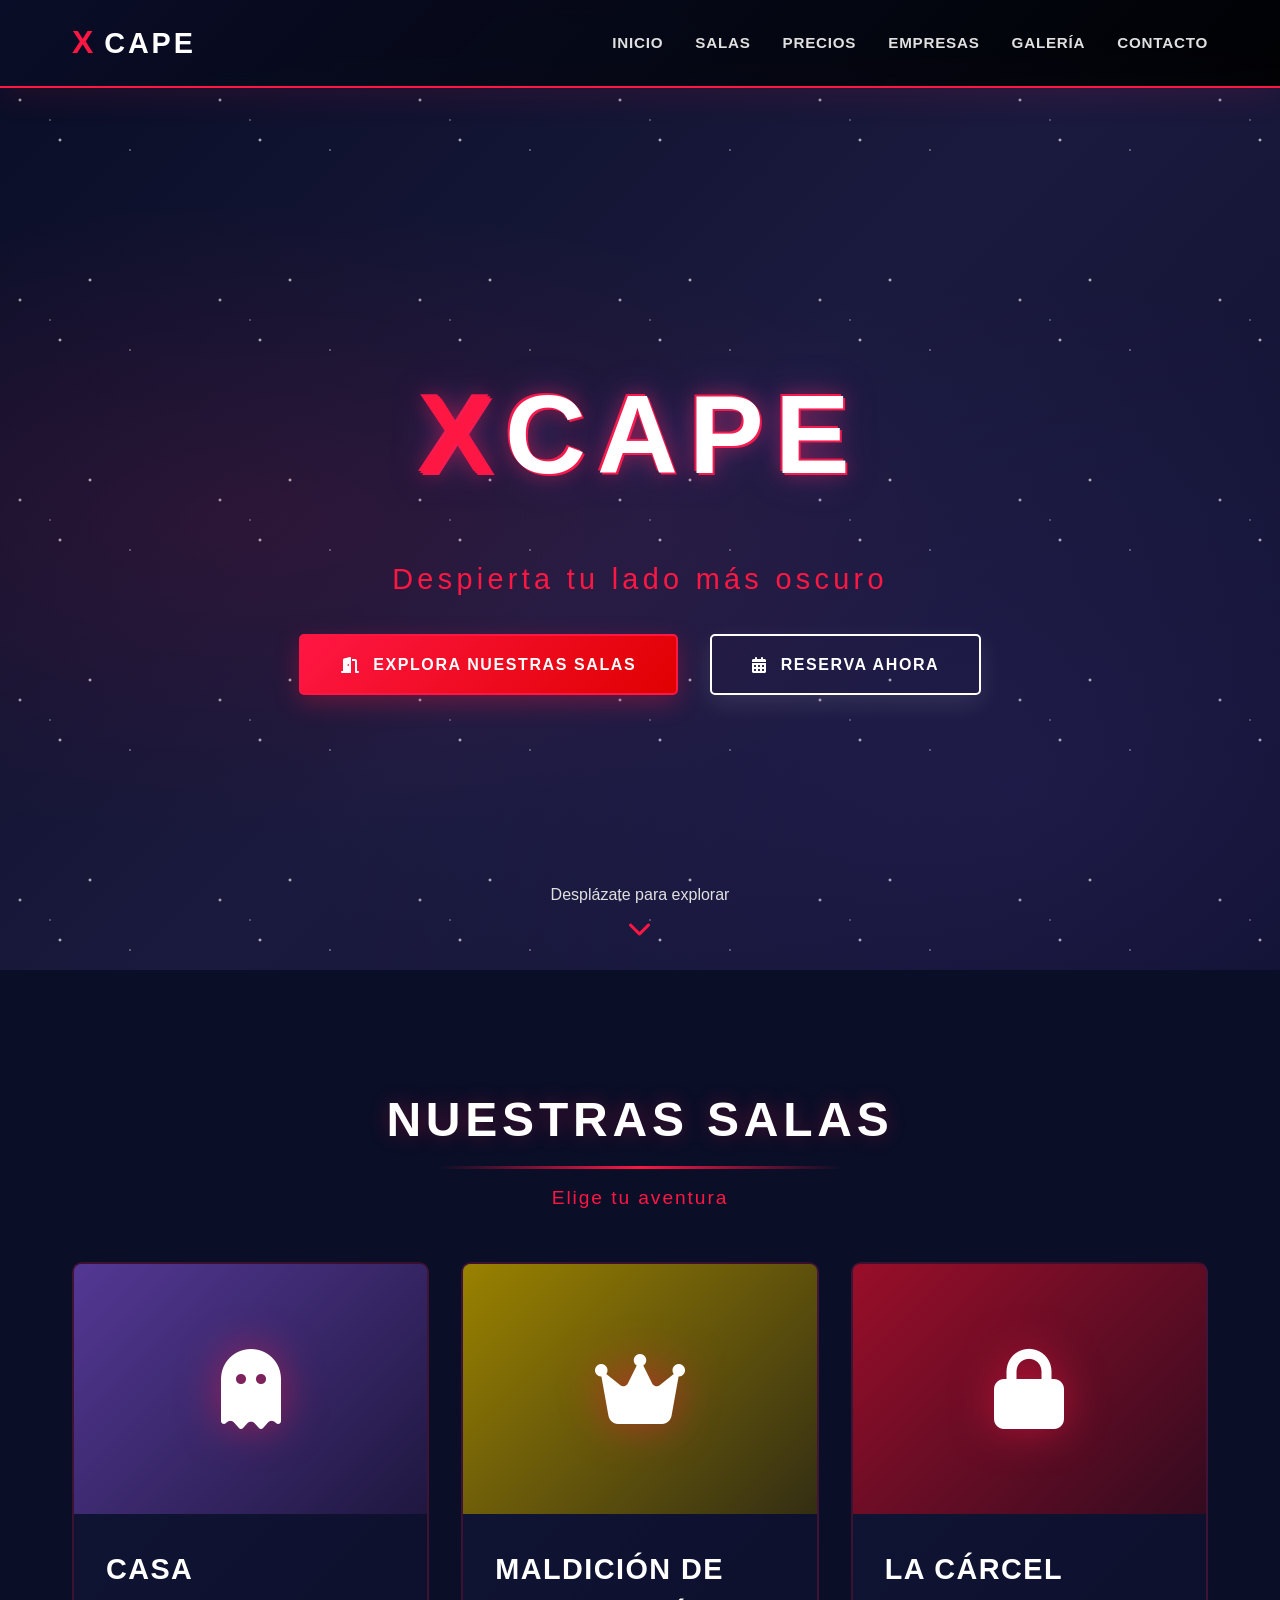
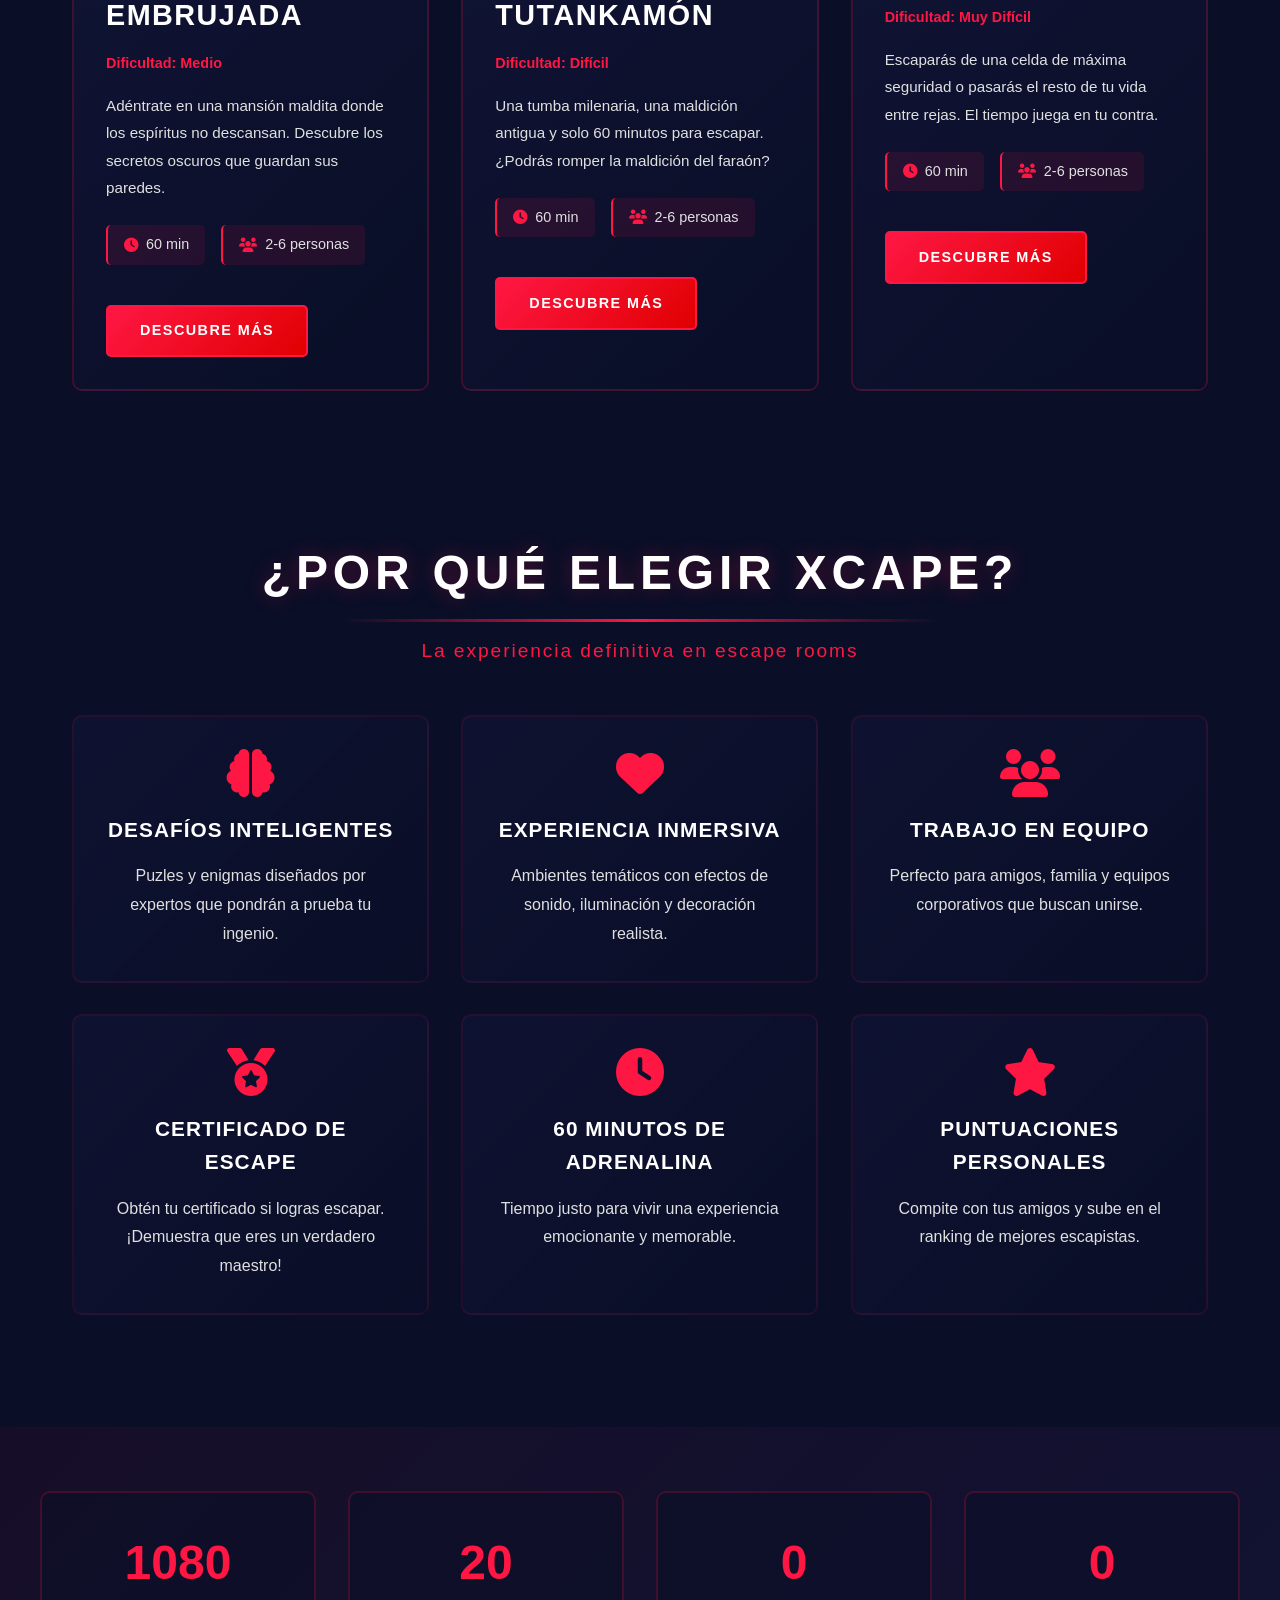
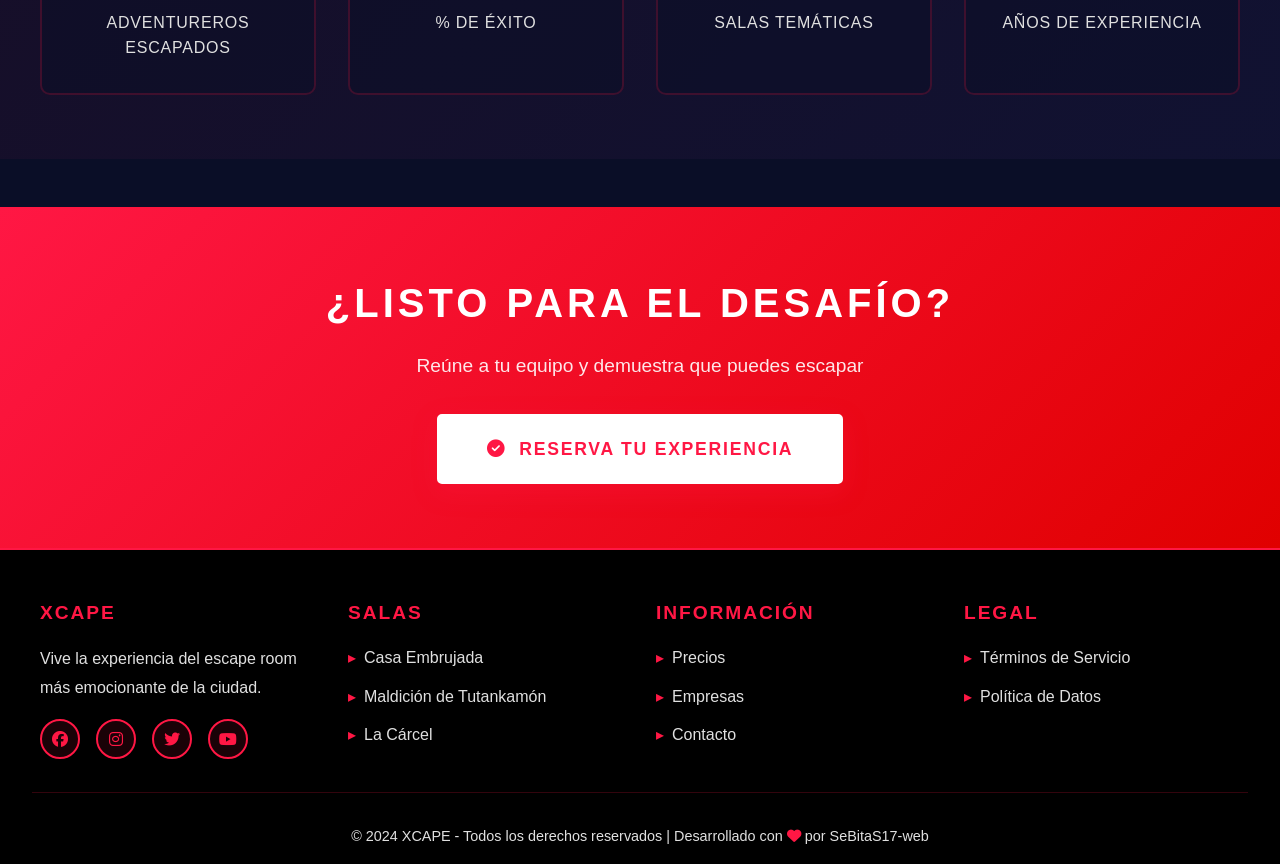
<file: index.html>
<!DOCTYPE html>
<html lang="es">
<head>
    <meta charset="UTF-8">
    <meta name="viewport" content="width=device-width, initial-scale=1.0">
    <title>XCAPE - Escape Room | Misterio, Aventura y Adrenalina</title>
    <link rel="stylesheet" href="css/styles.css">
    <link rel="stylesheet" href="css/animations.css">
    <link rel="stylesheet" href="https://cdnjs.cloudflare.com/ajax/libs/font-awesome/6.4.0/css/all.min.css">
</head>
<body>
    <!-- NAVEGACIÓN -->
    <nav class="navbar">
        <div class="nav-container">
            <div class="nav-logo">
                <a href="index.html">
                    <span class="logo-x">X</span>CAPE
                </a>
            </div>
            
            <!-- Menú Hamburguesa -->
            <div class="hamburger" id="hamburger">
                <span></span>
                <span></span>
                <span></span>
            </div>

            <!-- Menú Desktop -->
            <ul class="nav-menu" id="navMenu">
                <li><a href="index.html" class="nav-link active">INICIO</a></li>
                <li class="dropdown">
                    <a href="#" class="nav-link">SALAS</a>
                    <ul class="dropdown-menu">
                        <li><a href="pages/casa-embrujada.html">Casa Embrujada</a></li>
                        <li><a href="pages/maldicion-tutankamon.html">Maldición de Tutankamón</a></li>
                        <li><a href="pages/carcel.html">La Cárcel</a></li>
                    </ul>
                </li>
                <li><a href="pages/precios.html" class="nav-link">PRECIOS</a></li>
                <li><a href="pages/empresas.html" class="nav-link">EMPRESAS</a></li>
                <li><a href="pages/galeria.html" class="nav-link">GALERÍA</a></li>
                <li><a href="pages/contacto.html" class="nav-link">CONTACTO</a></li>
            </ul>
        </div>
    </nav>

    <!-- HERO SECTION -->
    <section class="hero">
        <div class="hero-background">
            <div class="stars"></div>
            <div class="fog"></div>
        </div>
        
        <div class="hero-content">
            <h1 class="hero-title">
                <span class="x-letter">X</span>CAPE
            </h1>
            <p class="hero-subtitle">Despierta tu lado más oscuro</p>
            
            <div class="hero-buttons">
                <a href="#salas" class="btn btn-primary">
                    <i class="fas fa-door-open"></i> Explora Nuestras Salas
                </a>
                <a href="pages/contacto.html" class="btn btn-secondary">
                    <i class="fas fa-calendar-alt"></i> Reserva Ahora
                </a>
            </div>
        </div>

        <div class="scroll-indicator">
            <span>Desplázate para explorar</span>
            <i class="fas fa-chevron-down"></i>
        </div>
    </section>

    <!-- SALAS DESTACADAS -->
    <section class="salas-container" id="salas">
        <div class="section-title">
            <h2>Nuestras Salas</h2>
            <p>Elige tu aventura</p>
        </div>

        <div class="salas-grid">
            <!-- Sala 1: Casa Embrujada -->
            <div class="sala-card casa-embrujada-card">
                <div class="sala-image">
                    <div class="sala-overlay"></div>
                    <i class="fas fa-ghost"></i>
                </div>
                <div class="sala-content">
                    <h3>Casa Embrujada</h3>
                    <p class="sala-difficulty">
                        <span class="difficulty">Dificultad: <strong>Medio</strong></span>
                    </p>
                    <p class="sala-description">
                        Adéntrate en una mansión maldita donde los espíritus no descansan. Descubre los secretos oscuros que guardan sus paredes.
                    </p>
                    <div class="sala-stats">
                        <div class="stat">
                            <i class="fas fa-clock"></i>
                            <span>60 min</span>
                        </div>
                        <div class="stat">
                            <i class="fas fa-users"></i>
                            <span>2-6 personas</span>
                        </div>
                    </div>
                    <a href="pages/casa-embrujada.html" class="btn btn-sala">
                        Descubre Más
                    </a>
                </div>
            </div>

            <!-- Sala 2: Maldición de Tutankamón -->
            <div class="sala-card tutankamon-card">
                <div class="sala-image">
                    <div class="sala-overlay"></div>
                    <i class="fas fa-crown"></i>
                </div>
                <div class="sala-content">
                    <h3>Maldición de Tutankamón</h3>
                    <p class="sala-difficulty">
                        <span class="difficulty">Dificultad: <strong>Difícil</strong></span>
                    </p>
                    <p class="sala-description">
                        Una tumba milenaria, una maldición antigua y solo 60 minutos para escapar. ¿Podrás romper la maldición del faraón?
                    </p>
                    <div class="sala-stats">
                        <div class="stat">
                            <i class="fas fa-clock"></i>
                            <span>60 min</span>
                        </div>
                        <div class="stat">
                            <i class="fas fa-users"></i>
                            <span>2-6 personas</span>
                        </div>
                    </div>
                    <a href="pages/maldicion-tutankamon.html" class="btn btn-sala">
                        Descubre Más
                    </a>
                </div>
            </div>

            <!-- Sala 3: La Cárcel -->
            <div class="sala-card carcel-card">
                <div class="sala-image">
                    <div class="sala-overlay"></div>
                    <i class="fas fa-lock"></i>
                </div>
                <div class="sala-content">
                    <h3>La Cárcel</h3>
                    <p class="sala-difficulty">
                        <span class="difficulty">Dificultad: <strong>Muy Difícil</strong></span>
                    </p>
                    <p class="sala-description">
                        Escaparás de una celda de máxima seguridad o pasarás el resto de tu vida entre rejas. El tiempo juega en tu contra.
                    </p>
                    <div class="sala-stats">
                        <div class="stat">
                            <i class="fas fa-clock"></i>
                            <span>60 min</span>
                        </div>
                        <div class="stat">
                            <i class="fas fa-users"></i>
                            <span>2-6 personas</span>
                        </div>
                    </div>
                    <a href="pages/carcel.html" class="btn btn-sala">
                        Descubre Más
                    </a>
                </div>
            </div>
        </div>
    </section>

    <!-- CARACTERÍSTICAS -->
    <section class="features">
        <div class="section-title">
            <h2>¿Por qué elegir XCAPE?</h2>
            <p>La experiencia definitiva en escape rooms</p>
        </div>

        <div class="features-grid">
            <div class="feature-card">
                <i class="fas fa-brain"></i>
                <h3>Desafíos Inteligentes</h3>
                <p>Puzles y enigmas diseñados por expertos que pondrán a prueba tu ingenio.</p>
            </div>

            <div class="feature-card">
                <i class="fas fa-heart"></i>
                <h3>Experiencia Inmersiva</h3>
                <p>Ambientes temáticos con efectos de sonido, iluminación y decoración realista.</p>
            </div>

            <div class="feature-card">
                <i class="fas fa-users"></i>
                <h3>Trabajo en Equipo</h3>
                <p>Perfecto para amigos, familia y equipos corporativos que buscan unirse.</p>
            </div>

            <div class="feature-card">
                <i class="fas fa-medal"></i>
                <h3>Certificado de Escape</h3>
                <p>Obtén tu certificado si logras escapar. ¡Demuestra que eres un verdadero maestro!</p>
            </div>

            <div class="feature-card">
                <i class="fas fa-clock"></i>
                <h3>60 Minutos de Adrenalina</h3>
                <p>Tiempo justo para vivir una experiencia emocionante y memorable.</p>
            </div>

            <div class="feature-card">
                <i class="fas fa-star"></i>
                <h3>Puntuaciones Personales</h3>
                <p>Compite con tus amigos y sube en el ranking de mejores escapistas.</p>
            </div>
        </div>
    </section>

    <!-- ESTADÍSTICAS -->
    <section class="stats-section">
        <div class="stats-grid">
            <div class="stat-box">
                <h3 class="stat-number" data-count="5000">0</h3>
                <p>Adventureros Escapados</p>
            </div>
            <div class="stat-box">
                <h3 class="stat-number" data-count="95">0</h3>
                <p>% de Éxito</p>
            </div>
            <div class="stat-box">
                <h3 class="stat-number" data-count="3">0</h3>
                <p>Salas Temáticas</p>
            </div>
            <div class="stat-box">
                <h3 class="stat-number" data-count="4">0</h3>
                <p>Años de Experiencia</p>
            </div>
        </div>
    </section>

    <!-- CTA FINAL -->
    <section class="cta-section">
        <div class="cta-content">
            <h2>¿Listo para el Desafío?</h2>
            <p>Reúne a tu equipo y demuestra que puedes escapar</p>
            <a href="pages/contacto.html" class="btn btn-primary btn-large">
                <i class="fas fa-check-circle"></i> Reserva tu Experiencia
            </a>
        </div>
    </section>

    <!-- FOOTER -->
    <footer class="footer">
        <div class="footer-content">
            <div class="footer-section">
                <h4>XCAPE</h4>
                <p>Vive la experiencia del escape room más emocionante de la ciudad.</p>
                <div class="social-links">
                    <a href="#"><i class="fab fa-facebook"></i></a>
                    <a href="#"><i class="fab fa-instagram"></i></a>
                    <a href="#"><i class="fab fa-twitter"></i></a>
                    <a href="#"><i class="fab fa-youtube"></i></a>
                </div>
            </div>

            <div class="footer-section">
                <h4>SALAS</h4>
                <ul>
                    <li><a href="pages/casa-embrujada.html">Casa Embrujada</a></li>
                    <li><a href="pages/maldicion-tutankamon.html">Maldición de Tutankamón</a></li>
                    <li><a href="pages/carcel.html">La Cárcel</a></li>
                </ul>
            </div>

            <div class="footer-section">
                <h4>INFORMACIÓN</h4>
                <ul>
                    <li><a href="pages/precios.html">Precios</a></li>
                    <li><a href="pages/empresas.html">Empresas</a></li>
                    <li><a href="pages/contacto.html">Contacto</a></li>
                </ul>
            </div>

            <div class="footer-section">
                <h4>LEGAL</h4>
                <ul>
                    <li><a href="pages/terminos.html">Términos de Servicio</a></li>
                    <li><a href="pages/politicas-datos.html">Política de Datos</a></li>
                </ul>
            </div>
        </div>

        <div class="footer-bottom">
            <p>&copy; 2024 XCAPE - Todos los derechos reservados | Desarrollado con <i class="fas fa-heart"></i> por SeBitaS17-web</p>
        </div>
    </footer>

    <!-- SCRIPTS -->
    <script src="js/main.js"></script>
</body>
</html>
</file>
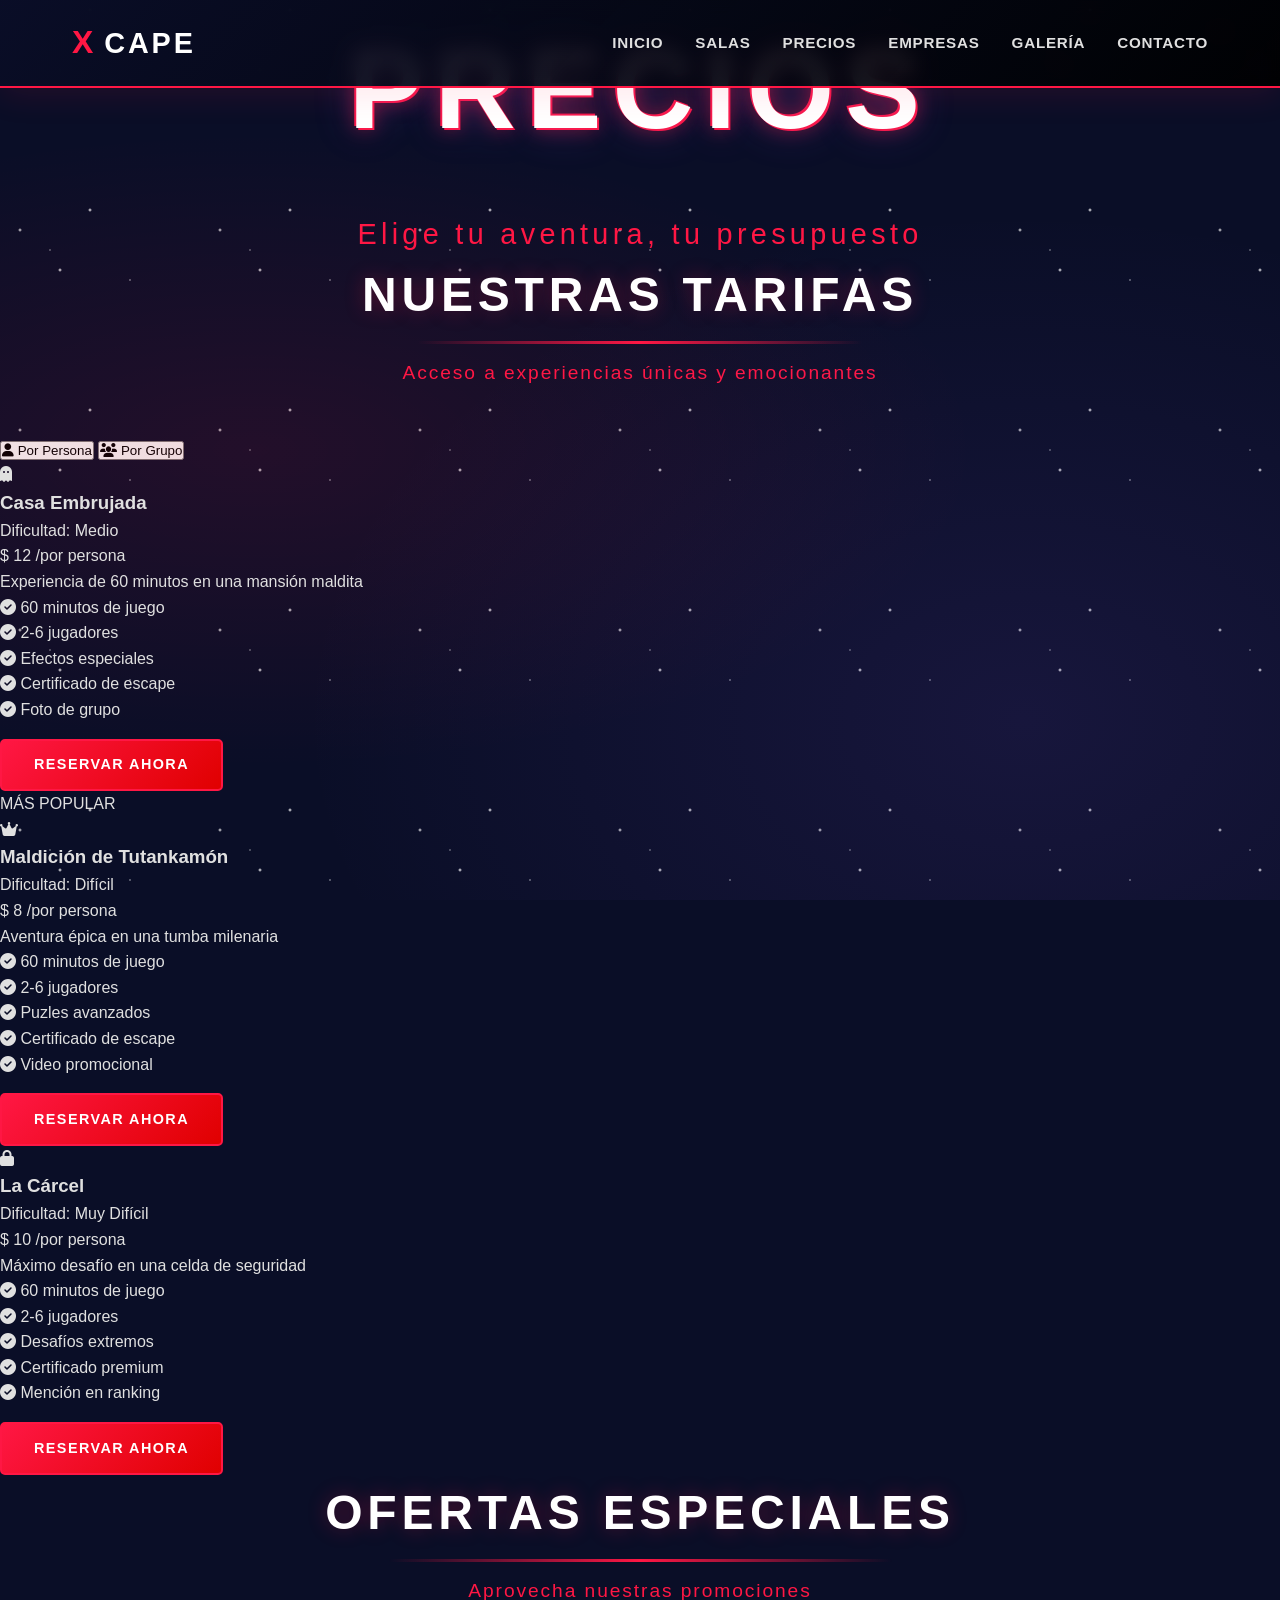
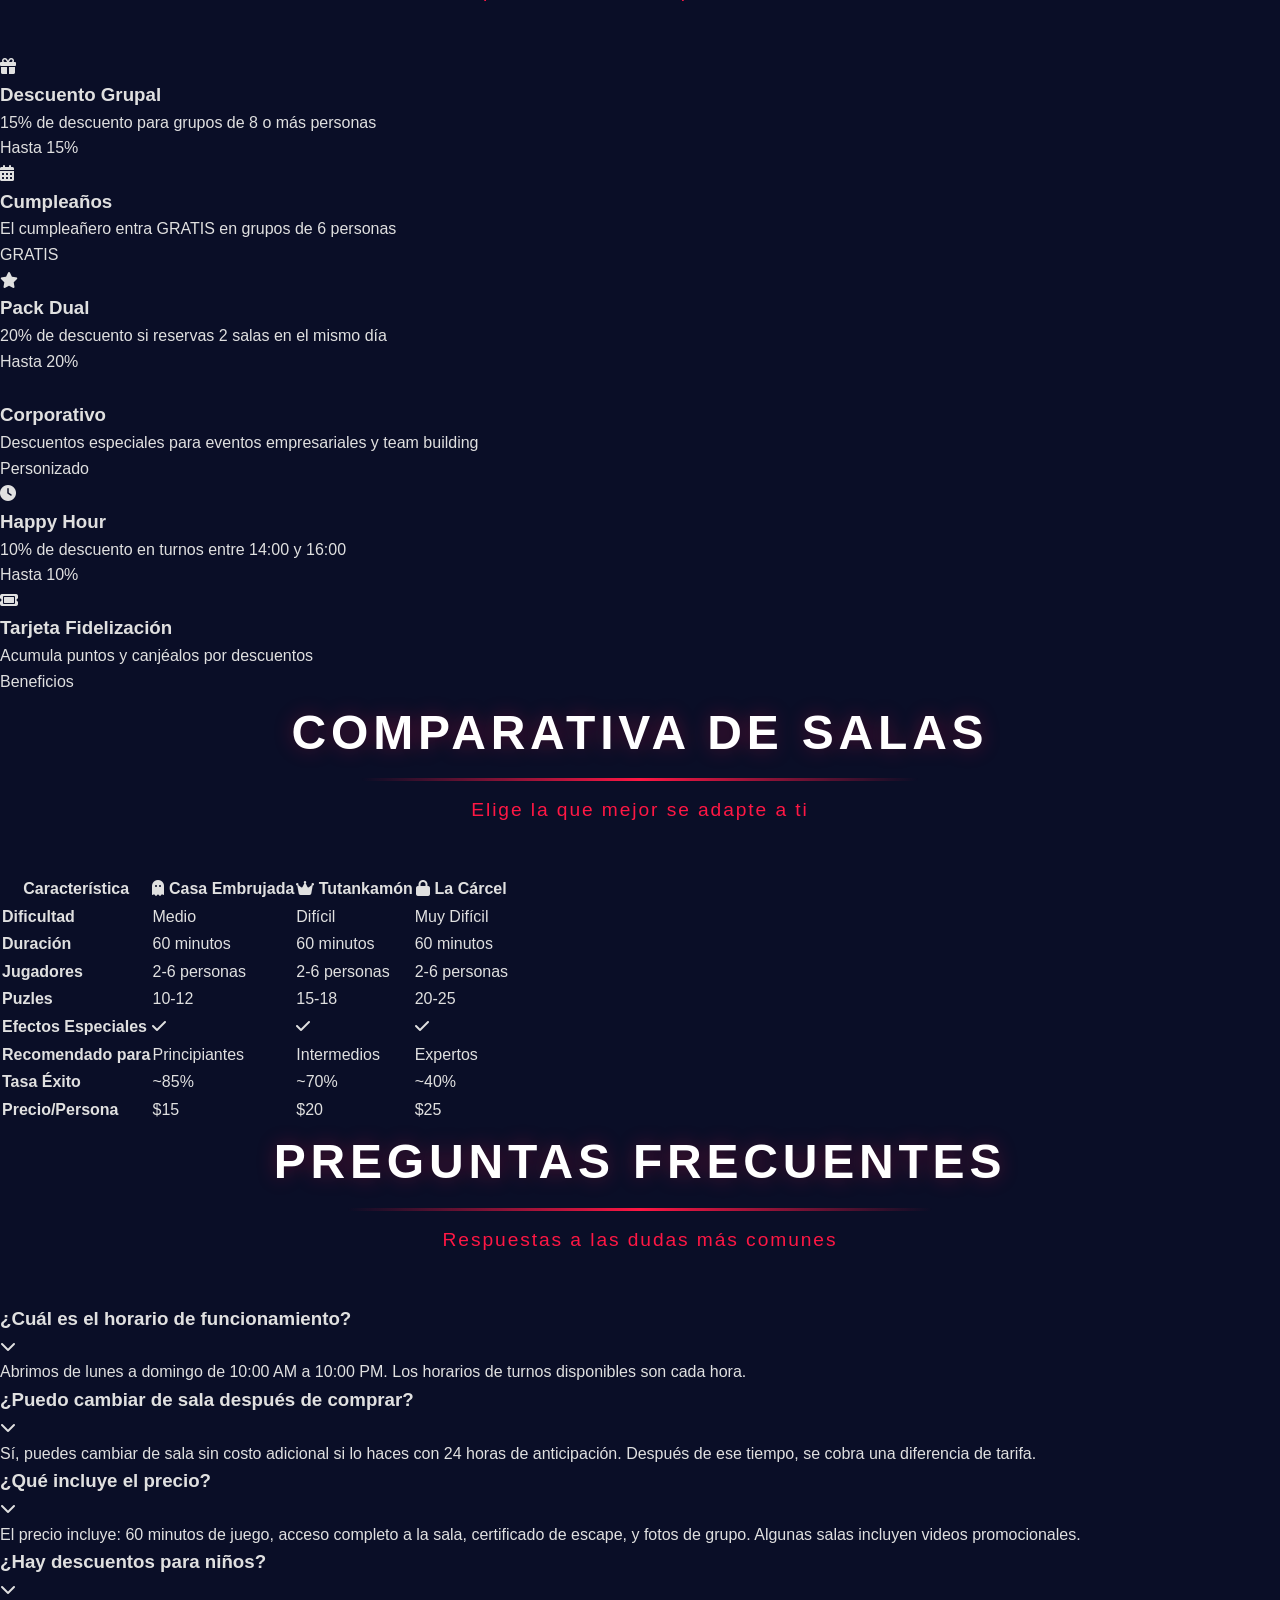
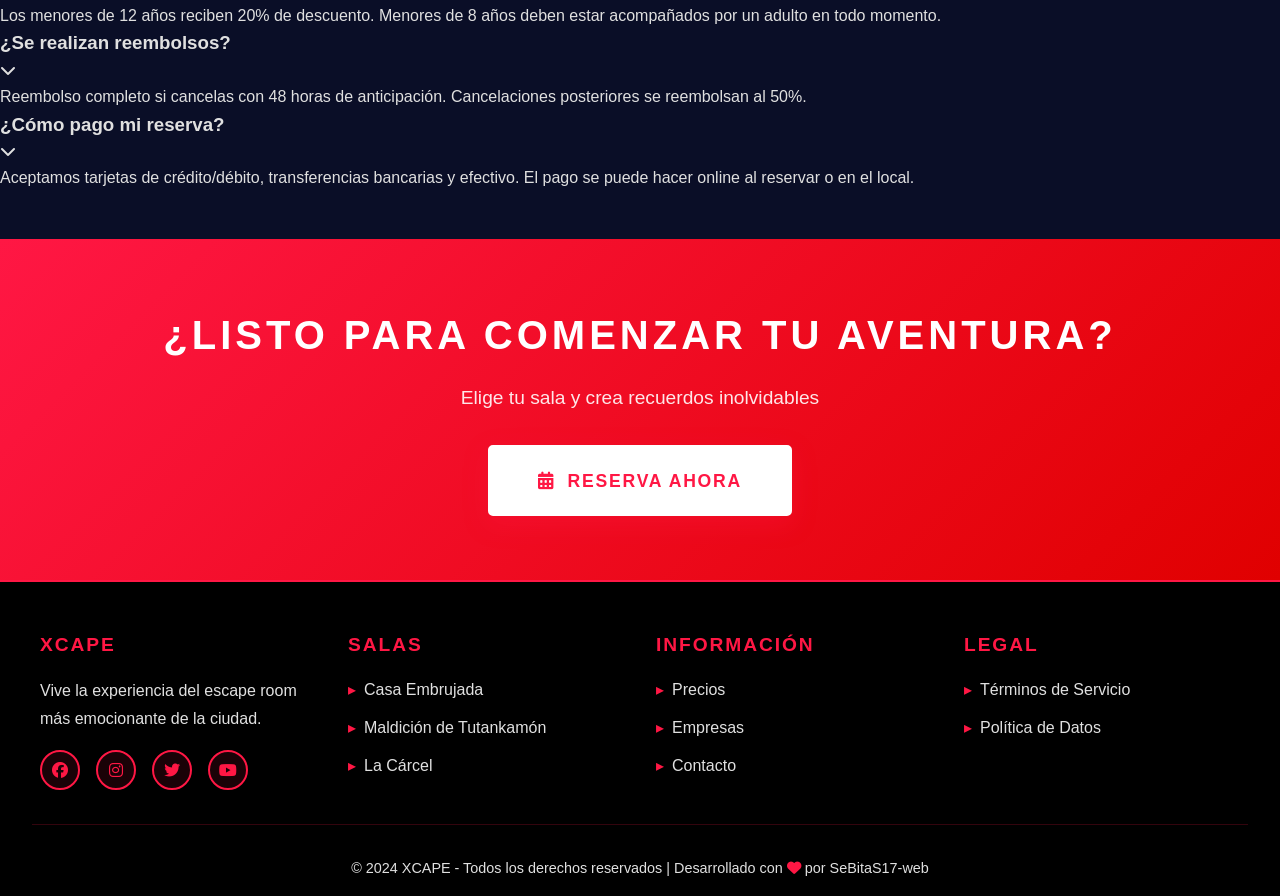
<file: pages/precios.html>
<!DOCTYPE html>
<html lang="es">
<head>
    <meta charset="UTF-8">
    <meta name="viewport" content="width=device-width, initial-scale=1.0">
    <title>PRECIOS - XCAPE Escape Room | Tarifas y Promociones</title>
    <link rel="stylesheet" href="../css/styles.css">
    <link rel="stylesheet" href="../css/animations.css">
    <link rel="stylesheet" href="https://cdnjs.cloudflare.com/ajax/libs/font-awesome/6.4.0/css/all.min.css">
</head>
<body>
    <!-- NAVEGACIÓN -->
    <nav class="navbar">
        <div class="nav-container">
            <div class="nav-logo">
                <a href="../index.html">
                    <span class="logo-x">X</span>CAPE
                </a>
            </div>
            
            <div class="hamburger" id="hamburger">
                <span></span>
                <span></span>
                <span></span>
            </div>

            <ul class="nav-menu" id="navMenu">
                <li><a href="../index.html" class="nav-link">INICIO</a></li>
                <li class="dropdown">
                    <a href="#" class="nav-link">SALAS</a>
                    <ul class="dropdown-menu">
                        <li><a href="casa-embrujada.html">Casa Embrujada</a></li>
                        <li><a href="maldicion-tutankamon.html">Maldición de Tutankamón</a></li>
                        <li><a href="carcel.html">La Cárcel</a></li>
                    </ul>
                </li>
                <li><a href="precios.html" class="nav-link active">PRECIOS</a></li>
                <li><a href="empresas.html" class="nav-link">EMPRESAS</a></li>
                <li><a href="galeria.html" class="nav-link">GALERÍA</a></li>
                <li><a href="contacto.html" class="nav-link">CONTACTO</a></li>
            </ul>
        </div>
    </nav>

    <!-- HERO PRECIOS -->
    <section class="precios-hero">
        <div class="hero-background">
            <div class="stars"></div>
            <div class="fog"></div>
        </div>
        
        <div class="hero-content">
            <h1 class="hero-title">
                PRECIOS
            </h1>
            <p class="hero-subtitle">Elige tu aventura, tu presupuesto</p>
        </div>
    </section>

    <!-- OPCIONES DE PRECIOS -->
    <section class="precios-container">
        <div class="section-title">
            <h2>Nuestras Tarifas</h2>
            <p>Acceso a experiencias únicas y emocionantes</p>
        </div>

        <!-- TOGGLE: Por Persona vs Por Grupo -->
        <div class="pricing-toggle">
            <button class="toggle-btn active" data-toggle="persona">
                <i class="fas fa-user"></i> Por Persona
            </button>
            <button class="toggle-btn" data-toggle="grupo">
                <i class="fas fa-users"></i> Por Grupo
            </button>
        </div>

        <!-- PRECIOS POR PERSONA -->
        <div class="pricing-grid" id="preciosPersona">
            <!-- Sala 1: Casa Embrujada -->
            <div class="precio-card casa-embrujada-card">
                <div class="precio-header">
                    <i class="fas fa-ghost"></i>
                    <h3>Casa Embrujada</h3>
                    <p class="dificultad">Dificultad: Medio</p>
                </div>
                <div class="precio-body">
                    <div class="price">
                        <span class="currency">$</span>
                        <span class="amount">15</span>
                        <span class="period">/por persona</span>
                    </div>
                    <p class="descripcion">Experiencia de 60 minutos en una mansión maldita</p>
                    <ul class="features-list">
                        <li><i class="fas fa-check-circle"></i> 60 minutos de juego</li>
                        <li><i class="fas fa-check-circle"></i> 2-6 jugadores</li>
                        <li><i class="fas fa-check-circle"></i> Efectos especiales</li>
                        <li><i class="fas fa-check-circle"></i> Certificado de escape</li>
                        <li><i class="fas fa-check-circle"></i> Foto de grupo</li>
                    </ul>
                </div>
                <div class="precio-footer">
                    <a href="contacto.html" class="btn btn-sala">Reservar Ahora</a>
                </div>
            </div>

            <!-- Sala 2: Maldición de Tutankamón -->
            <div class="precio-card tutankamon-card featured">
                <div class="precio-badge">MÁS POPULAR</div>
                <div class="precio-header">
                    <i class="fas fa-crown"></i>
                    <h3>Maldición de Tutankamón</h3>
                    <p class="dificultad">Dificultad: Difícil</p>
                </div>
                <div class="precio-body">
                    <div class="price">
                        <span class="currency">$</span>
                        <span class="amount">20</span>
                        <span class="period">/por persona</span>
                    </div>
                    <p class="descripcion">Aventura épica en una tumba milenaria</p>
                    <ul class="features-list">
                        <li><i class="fas fa-check-circle"></i> 60 minutos de juego</li>
                        <li><i class="fas fa-check-circle"></i> 2-6 jugadores</li>
                        <li><i class="fas fa-check-circle"></i> Puzles avanzados</li>
                        <li><i class="fas fa-check-circle"></i> Certificado de escape</li>
                        <li><i class="fas fa-check-circle"></i> Video promocional</li>
                    </ul>
                </div>
                <div class="precio-footer">
                    <a href="contacto.html" class="btn btn-sala">Reservar Ahora</a>
                </div>
            </div>

            <!-- Sala 3: La Cárcel -->
            <div class="precio-card carcel-card">
                <div class="precio-header">
                    <i class="fas fa-lock"></i>
                    <h3>La Cárcel</h3>
                    <p class="dificultad">Dificultad: Muy Difícil</p>
                </div>
                <div class="precio-body">
                    <div class="price">
                        <span class="currency">$</span>
                        <span class="amount">25</span>
                        <span class="period">/por persona</span>
                    </div>
                    <p class="descripcion">Máximo desafío en una celda de seguridad</p>
                    <ul class="features-list">
                        <li><i class="fas fa-check-circle"></i> 60 minutos de juego</li>
                        <li><i class="fas fa-check-circle"></i> 2-6 jugadores</li>
                        <li><i class="fas fa-check-circle"></i> Desafíos extremos</li>
                        <li><i class="fas fa-check-circle"></i> Certificado premium</li>
                        <li><i class="fas fa-check-circle"></i> Mención en ranking</li>
                    </ul>
                </div>
                <div class="precio-footer">
                    <a href="contacto.html" class="btn btn-sala">Reservar Ahora</a>
                </div>
            </div>
        </div>

        <!-- PRECIOS POR GRUPO -->
        <div class="pricing-grid" id="preciosGrupo" style="display: none;">
            <!-- Sala 1: Casa Embrujada -->
            <div class="precio-card casa-embrujada-card">
                <div class="precio-header">
                    <i class="fas fa-ghost"></i>
                    <h3>Casa Embrujada</h3>
                    <p class="dificultad">Dificultad: Medio</p>
                </div>
                <div class="precio-body">
                    <div class="price">
                        <span class="currency">$</span>
                        <span class="amount">60</span>
                        <span class="period">/grupo (2-6 personas)</span>
                    </div>
                    <p class="descripcion">Experiencia completa para todo tu grupo</p>
                    <ul class="features-list">
                        <li><i class="fas fa-check-circle"></i> 60 minutos de juego</li>
                        <li><i class="fas fa-check-circle"></i> Hasta 6 jugadores</li>
                        <li><i class="fas fa-check-circle"></i> Efectos especiales</li>
                        <li><i class="fas fa-check-circle"></i> Certificados para todos</li>
                        <li><i class="fas fa-check-circle"></i> Fotos de grupo</li>
                    </ul>
                </div>
                <div class="precio-footer">
                    <a href="contacto.html" class="btn btn-sala">Reservar Ahora</a>
                </div>
            </div>

            <!-- Sala 2: Maldición de Tutankamón -->
            <div class="precio-card tutankamon-card featured">
                <div class="precio-badge">MEJOR VALOR</div>
                <div class="precio-header">
                    <i class="fas fa-crown"></i>
                    <h3>Maldición de Tutankamón</h3>
                    <p class="dificultad">Dificultad: Difícil</p>
                </div>
                <div class="precio-body">
                    <div class="price">
                        <span class="currency">$</span>
                        <span class="amount">100</span>
                        <span class="period">/grupo (2-6 personas)</span>
                    </div>
                    <p class="descripcion">Aventura épica con descuento grupal</p>
                    <ul class="features-list">
                        <li><i class="fas fa-check-circle"></i> 60 minutos de juego</li>
                        <li><i class="fas fa-check-circle"></i> Hasta 6 jugadores</li>
                        <li><i class="fas fa-check-circle"></i> Puzles avanzados</li>
                        <li><i class="fas fa-check-circle"></i> Certificados premium</li>
                        <li><i class="fas fa-check-circle"></i> Videos promocionales</li>
                    </ul>
                </div>
                <div class="precio-footer">
                    <a href="contacto.html" class="btn btn-sala">Reservar Ahora</a>
                </div>
            </div>

            <!-- Sala 3: La Cárcel -->
            <div class="precio-card carcel-card">
                <div class="precio-header">
                    <i class="fas fa-lock"></i>
                    <h3>La Cárcel</h3>
                    <p class="dificultad">Dificultad: Muy Difícil</p>
                </div>
                <div class="precio-body">
                    <div class="price">
                        <span class="currency">$</span>
                        <span class="amount">130</span>
                        <span class="period">/grupo (2-6 personas)</span>
                    </div>
                    <p class="descripcion">Desafío extremo para equipos audaces</p>
                    <ul class="features-list">
                        <li><i class="fas fa-check-circle"></i> 60 minutos de juego</li>
                        <li><i class="fas fa-check-circle"></i> Hasta 6 jugadores</li>
                        <li><i class="fas fa-check-circle"></i> Desafíos extremos</li>
                        <li><i class="fas fa-check-circle"></i> Certificados premium</li>
                        <li><i class="fas fa-check-circle"></i> Ranking destacado</li>
                    </ul>
                </div>
                <div class="precio-footer">
                    <a href="contacto.html" class="btn btn-sala">Reservar Ahora</a>
                </div>
            </div>
        </div>
    </section>

    <!-- PROMOCIONES ESPECIALES -->
    <section class="promociones">
        <div class="section-title">
            <h2>Ofertas Especiales</h2>
            <p>Aprovecha nuestras promociones</p>
        </div>

        <div class="promociones-grid">
            <div class="promo-card">
                <i class="fas fa-gift"></i>
                <h3>Descuento Grupal</h3>
                <p>15% de descuento para grupos de 8 o más personas</p>
                <span class="promo-badge">Hasta 15%</span>
            </div>

            <div class="promo-card">
                <i class="fas fa-calendar-days"></i>
                <h3>Cumpleaños</h3>
                <p>El cumpleañero entra GRATIS en grupos de 6 personas</p>
                <span class="promo-badge">GRATIS</span>
            </div>

            <div class="promo-card">
                <i class="fas fa-star"></i>
                <h3>Pack Dual</h3>
                <p>20% de descuento si reservas 2 salas en el mismo día</p>
                <span class="promo-badge">Hasta 20%</span>
            </div>

            <div class="promo-card">
                <i class="fas fa-users-class"></i>
                <h3>Corporativo</h3>
                <p>Descuentos especiales para eventos empresariales y team building</p>
                <span class="promo-badge">Personizado</span>
            </div>

            <div class="promo-card">
                <i class="fas fa-clock"></i>
                <h3>Happy Hour</h3>
                <p>10% de descuento en turnos entre 14:00 y 16:00</p>
                <span class="promo-badge">Hasta 10%</span>
            </div>

            <div class="promo-card">
                <i class="fas fa-ticket"></i>
                <h3>Tarjeta Fidelización</h3>
                <p>Acumula puntos y canjéalos por descuentos</p>
                <span class="promo-badge">Beneficios</span>
            </div>
        </div>
    </section>

    <!-- TABLA COMPARATIVA -->
    <section class="comparativa">
        <div class="section-title">
            <h2>Comparativa de Salas</h2>
            <p>Elige la que mejor se adapte a ti</p>
        </div>

        <div class="tabla-comparativa-scroll">
            <table class="tabla-comparativa">
                <thead>
                    <tr>
                        <th>Característica</th>
                        <th><i class="fas fa-ghost"></i> Casa Embrujada</th>
                        <th><i class="fas fa-crown"></i> Tutankamón</th>
                        <th><i class="fas fa-lock"></i> La Cárcel</th>
                    </tr>
                </thead>
                <tbody>
                    <tr>
                        <td><strong>Dificultad</strong></td>
                        <td>Medio</td>
                        <td>Difícil</td>
                        <td>Muy Difícil</td>
                    </tr>
                    <tr>
                        <td><strong>Duración</strong></td>
                        <td>60 minutos</td>
                        <td>60 minutos</td>
                        <td>60 minutos</td>
                    </tr>
                    <tr>
                        <td><strong>Jugadores</strong></td>
                        <td>2-6 personas</td>
                        <td>2-6 personas</td>
                        <td>2-6 personas</td>
                    </tr>
                    <tr>
                        <td><strong>Puzles</strong></td>
                        <td>10-12</td>
                        <td>15-18</td>
                        <td>20-25</td>
                    </tr>
                    <tr>
                        <td><strong>Efectos Especiales</strong></td>
                        <td><i class="fas fa-check"></i></td>
                        <td><i class="fas fa-check"></i></td>
                        <td><i class="fas fa-check"></i></td>
                    </tr>
                    <tr>
                        <td><strong>Recomendado para</strong></td>
                        <td>Principiantes</td>
                        <td>Intermedios</td>
                        <td>Expertos</td>
                    </tr>
                    <tr>
                        <td><strong>Tasa Éxito</strong></td>
                        <td>~85%</td>
                        <td>~70%</td>
                        <td>~40%</td>
                    </tr>
                    <tr>
                        <td><strong>Precio/Persona</strong></td>
                        <td>$15</td>
                        <td>$20</td>
                        <td>$25</td>
                    </tr>
                </tbody>
            </table>
        </div>
    </section>

    <!-- PREGUNTAS FRECUENTES -->
    <section class="faq">
        <div class="section-title">
            <h2>Preguntas Frecuentes</h2>
            <p>Respuestas a las dudas más comunes</p>
        </div>

        <div class="faq-container">
            <div class="faq-item">
                <div class="faq-question">
                    <h3>¿Cuál es el horario de funcionamiento?</h3>
                    <i class="fas fa-chevron-down"></i>
                </div>
                <div class="faq-answer">
                    <p>Abrimos de lunes a domingo de 10:00 AM a 10:00 PM. Los horarios de turnos disponibles son cada hora.</p>
                </div>
            </div>

            <div class="faq-item">
                <div class="faq-question">
                    <h3>¿Puedo cambiar de sala después de comprar?</h3>
                    <i class="fas fa-chevron-down"></i>
                </div>
                <div class="faq-answer">
                    <p>Sí, puedes cambiar de sala sin costo adicional si lo haces con 24 horas de anticipación. Después de ese tiempo, se cobra una diferencia de tarifa.</p>
                </div>
            </div>

            <div class="faq-item">
                <div class="faq-question">
                    <h3>¿Qué incluye el precio?</h3>
                    <i class="fas fa-chevron-down"></i>
                </div>
                <div class="faq-answer">
                    <p>El precio incluye: 60 minutos de juego, acceso completo a la sala, certificado de escape, y fotos de grupo. Algunas salas incluyen videos promocionales.</p>
                </div>
            </div>

            <div class="faq-item">
                <div class="faq-question">
                    <h3>¿Hay descuentos para niños?</h3>
                    <i class="fas fa-chevron-down"></i>
                </div>
                <div class="faq-answer">
                    <p>Los menores de 12 años reciben 20% de descuento. Menores de 8 años deben estar acompañados por un adulto en todo momento.</p>
                </div>
            </div>

            <div class="faq-item">
                <div class="faq-question">
                    <h3>¿Se realizan reembolsos?</h3>
                    <i class="fas fa-chevron-down"></i>
                </div>
                <div class="faq-answer">
                    <p>Reembolso completo si cancelas con 48 horas de anticipación. Cancelaciones posteriores se reembolsan al 50%.</p>
                </div>
            </div>

            <div class="faq-item">
                <div class="faq-question">
                    <h3>¿Cómo pago mi reserva?</h3>
                    <i class="fas fa-chevron-down"></i>
                </div>
                <div class="faq-answer">
                    <p>Aceptamos tarjetas de crédito/débito, transferencias bancarias y efectivo. El pago se puede hacer online al reservar o en el local.</p>
                </div>
            </div>
        </div>
    </section>

    <!-- CTA FINAL -->
    <section class="cta-section">
        <div class="cta-content">
            <h2>¿Listo para Comenzar tu Aventura?</h2>
            <p>Elige tu sala y crea recuerdos inolvidables</p>
            <a href="contacto.html" class="btn btn-primary btn-large">
                <i class="fas fa-calendar-alt"></i> Reserva Ahora
            </a>
        </div>
    </section>

    <!-- FOOTER -->
    <footer class="footer">
        <div class="footer-content">
            <div class="footer-section">
                <h4>XCAPE</h4>
                <p>Vive la experiencia del escape room más emocionante de la ciudad.</p>
                <div class="social-links">
                    <a href="#"><i class="fab fa-facebook"></i></a>
                    <a href="#"><i class="fab fa-instagram"></i></a>
                    <a href="#"><i class="fab fa-twitter"></i></a>
                    <a href="#"><i class="fab fa-youtube"></i></a>
                </div>
            </div>

            <div class="footer-section">
                <h4>SALAS</h4>
                <ul>
                    <li><a href="casa-embrujada.html">Casa Embrujada</a></li>
                    <li><a href="maldicion-tutankamon.html">Maldición de Tutankamón</a></li>
                    <li><a href="carcel.html">La Cárcel</a></li>
                </ul>
            </div>

            <div class="footer-section">
                <h4>INFORMACIÓN</h4>
                <ul>
                    <li><a href="precios.html">Precios</a></li>
                    <li><a href="empresas.html">Empresas</a></li>
                    <li><a href="contacto.html">Contacto</a></li>
                </ul>
            </div>

            <div class="footer-section">
                <h4>LEGAL</h4>
                <ul>
                    <li><a href="terminos.html">Términos de Servicio</a></li>
                    <li><a href="politicas-datos.html">Política de Datos</a></li>
                </ul>
            </div>
        </div>

        <div class="footer-bottom">
            <p>&copy; 2024 XCAPE - Todos los derechos reservados | Desarrollado con <i class="fas fa-heart"></i> por SeBitaS17-web</p>
        </div>
    </footer>

    <!-- SCRIPTS -->
    <script src="../js/main.js"></script>
    <script src="../js/precios.js"></script>
</body>
</html>
</file>
<file: css/styles.css>
/* ===============================================
   ESTILOS PRINCIPALES - XCAPE ESCAPE ROOM
   Colores: Rojo (#FF1744), Negro (#0A0E27), Blanco (#FFFFFF)
   Colores Temáticos:
   - Casa Embrujada: Violeta (#8B5CF6) + Verde Neón (#00FF41)
   - Tutankamón: Dorado (#FFD700) + Azul Oscuro (#1A1F4D)
   - La Cárcel: Rojo (#FF1744) + Gris (#2A2A2A)
   =============================================== */

:root {
    --primary-red: #FF1744;
    --primary-black: #0A0E27;
    --primary-white: #FFFFFF;
    --text-light: #E0E0E0;
    --text-dark: #0A0E27;
    
    /* Colores Temáticos */
    --haunted-purple: #8B5CF6;
    --haunted-neon: #00FF41;
    --tutankamon-gold: #FFD700;
    --tutankamon-blue: #1A1F4D;
    --carcel-red: #FF1744;
    --carcel-gray: #2A2A2A;
    
    /* Transiciones */
    --transition: all 0.3s ease;
    --transition-fast: all 0.15s ease;
    --transition-slow: all 0.5s ease;
}

/* ===============================================
   RESET Y ESTILOS GENERALES
   =============================================== */

* {
    margin: 0;
    padding: 0;
    box-sizing: border-box;
}

html {
    scroll-behavior: smooth;
}

body {
    font-family: 'Segoe UI', Tahoma, Geneva, Verdana, sans-serif;
    background-color: var(--primary-black);
    color: var(--text-light);
    line-height: 1.6;
    overflow-x: hidden;
}

/* ===============================================
   NAVEGACIÓN
   =============================================== */

.navbar {
    position: fixed;
    top: 0;
    left: 0;
    width: 100%;
    background: linear-gradient(135deg, rgba(10, 14, 39, 0.95) 0%, rgba(0, 0, 0, 0.9) 100%);
    backdrop-filter: blur(10px);
    z-index: 1000;
    border-bottom: 2px solid var(--primary-red);
    box-shadow: 0 8px 32px rgba(255, 23, 68, 0.1);
    padding: 0.5rem 0;
}

.nav-container {
    max-width: 1200px;
    margin: 0 auto;
    padding: 0 2rem;
    display: flex;
    justify-content: space-between;
    align-items: center;
    height: 70px;
}

.nav-logo a {
    font-size: 1.8rem;
    font-weight: 900;
    text-transform: uppercase;
    letter-spacing: 0.1em;
    color: var(--primary-white);
    text-decoration: none;
    display: flex;
    align-items: center;
    gap: 0.5rem;
    transition: var(--transition);
}

.nav-logo a:hover {
    color: var(--primary-red);
    text-shadow: 0 0 20px rgba(255, 23, 68, 0.8);
}

.logo-x {
    color: var(--primary-red);
    font-weight: 900;
    font-size: 2rem;
    display: inline-block;
}

.nav-menu {
    display: flex;
    list-style: none;
    gap: 2rem;
    align-items: center;
}

.nav-link {
    color: var(--text-light);
    text-decoration: none;
    font-weight: 600;
    font-size: 0.95rem;
    text-transform: uppercase;
    letter-spacing: 0.05em;
    position: relative;
    transition: var(--transition);
}

.nav-link::after {
    content: '';
    position: absolute;
    bottom: -5px;
    left: 0;
    width: 0;
    height: 2px;
    background: var(--primary-red);
    transition: width 0.3s ease;
}

.nav-link:hover::after,
.nav-link.active::after {
    width: 100%;
}

.nav-link:hover {
    color: var(--primary-red);
}

/* Dropdown Menu */
.dropdown {
    position: relative;
}

.dropdown-menu {
    position: absolute;
    top: 100%;
    left: 0;
    background: rgba(10, 14, 39, 0.98);
    list-style: none;
    padding: 1rem 0;
    min-width: 220px;
    border-left: 3px solid var(--primary-red);
    border-top: 2px solid var(--primary-red);
    opacity: 0;
    visibility: hidden;
    transform: translateY(-10px);
    transition: var(--transition);
    box-shadow: 0 10px 30px rgba(0, 0, 0, 0.5);
    margin-top: 0.5rem;
}

.dropdown:hover .dropdown-menu {
    opacity: 1;
    visibility: visible;
    transform: translateY(0);
}

.dropdown-menu li a {
    display: block;
    padding: 0.8rem 1.5rem;
    color: var(--text-light);
    text-decoration: none;
    transition: var(--transition);
    font-weight: 500;
}

.dropdown-menu li a:hover {
    background: rgba(255, 23, 68, 0.1);
    color: var(--primary-red);
    padding-left: 2rem;
}

/* Hamburger Menu */
.hamburger {
    display: none;
    flex-direction: column;
    cursor: pointer;
    gap: 0.5rem;
}

.hamburger span {
    width: 25px;
    height: 3px;
    background: var(--primary-white);
    border-radius: 3px;
    transition: var(--transition);
}

.hamburger.active span:nth-child(1) {
    transform: rotate(45deg) translate(10px, 10px);
}

.hamburger.active span:nth-child(2) {
    opacity: 0;
}

.hamburger.active span:nth-child(3) {
    transform: rotate(-45deg) translate(7px, -7px);
}

/* ===============================================
   HERO SECTION
   =============================================== */

.hero {
    height: 100vh;
    background: linear-gradient(135deg, #0A0E27 0%, #1a1a3e 50%, #0d0f2d 100%);
    position: relative;
    overflow: hidden;
    display: flex;
    align-items: center;
    justify-content: center;
    text-align: center;
    margin-top: 70px;
}

.hero-background {
    position: absolute;
    width: 100%;
    height: 100%;
    top: 0;
    left: 0;
}

.stars {
    position: absolute;
    width: 100%;
    height: 100%;
    background-image:
        radial-gradient(2px 2px at 20px 30px, #eee, rgba(0,0,0,0)),
        radial-gradient(2px 2px at 60px 70px, #fff, rgba(0,0,0,0)),
        radial-gradient(1px 1px at 50px 50px, #ddd, rgba(0,0,0,0)),
        radial-gradient(1px 1px at 130px 80px, #fff, rgba(0,0,0,0)),
        radial-gradient(2px 2px at 90px 10px, #fff, rgba(0,0,0,0));
    background-repeat: repeat;
    background-size: 200px 200px;
    animation: twinkle 5s infinite;
}

@keyframes twinkle {
    0%, 100% { opacity: 0.5; }
    50% { opacity: 1; }
}

.fog {
    position: absolute;
    width: 100%;
    height: 100%;
    background: radial-gradient(ellipse at 20% 50%, rgba(255, 23, 68, 0.1) 0%, transparent 50%),
                radial-gradient(ellipse at 80% 80%, rgba(139, 92, 246, 0.1) 0%, transparent 50%);
    animation: fogMove 6s infinite alternate;
}

@keyframes fogMove {
    0% { transform: translateX(0); }
    100% { transform: translateX(30px); }
}

.hero-content {
    position: relative;
    z-index: 10;
    display: flex;
    flex-direction: column;
    align-items: center;
    gap: 2rem;
}

.hero-title {
    font-size: 7rem;
    font-weight: 900;
    text-transform: uppercase;
    letter-spacing: 0.1em;
    color: var(--primary-white);
    text-shadow: 
        0 0 20px rgba(255, 23, 68, 0.5),
        0 0 40px rgba(139, 92, 246, 0.3),
        -2px -2px 0 var(--primary-red),
        2px 2px 0 var(--primary-red);
    margin: 0;
    animation: titleGlow 2s ease-in-out infinite alternate;
}

.x-letter {
    color: var(--primary-red);
    display: inline-block;
    animation: xPulse 1.5s ease-in-out infinite;
}

@keyframes xPulse {
    0%, 100% {
        text-shadow: 0 0 10px rgba(255, 23, 68, 0.5), 0 0 20px rgba(255, 23, 68, 0.3);
        transform: scale(1);
    }
    50% {
        text-shadow: 0 0 30px rgba(255, 23, 68, 0.9), 0 0 60px rgba(255, 23, 68, 0.6);
        transform: scale(1.1);
    }
}

@keyframes titleGlow {
    0% { text-shadow: 0 0 20px rgba(255, 23, 68, 0.5), 0 0 40px rgba(139, 92, 246, 0.3); }
    100% { text-shadow: 0 0 40px rgba(255, 23, 68, 0.8), 0 0 60px rgba(139, 92, 246, 0.5); }
}

.hero-subtitle {
    font-size: 1.8rem;
    color: var(--primary-red);
    font-weight: 300;
    letter-spacing: 0.15em;
    animation: subtitleFadeIn 1s ease-out 0.3s both;
}

@keyframes subtitleFadeIn {
    from {
        opacity: 0;
        transform: translateY(20px);
    }
    to {
        opacity: 1;
        transform: translateY(0);
    }
}

.hero-buttons {
    display: flex;
    gap: 2rem;
    flex-wrap: wrap;
    justify-content: center;
    animation: buttonsSlideUp 1s ease-out 0.6s both;
}

@keyframes buttonsSlideUp {
    from {
        opacity: 0;
        transform: translateY(40px);
    }
    to {
        opacity: 1;
        transform: translateY(0);
    }
}

.scroll-indicator {
    position: absolute;
    bottom: 30px;
    left: 50%;
    transform: translateX(-50%);
    display: flex;
    flex-direction: column;
    align-items: center;
    gap: 0.5rem;
    color: var(--text-light);
    animation: bounce 2s infinite;
    z-index: 10;
}

@keyframes bounce {
    0%, 100% { transform: translateX(-50%) translateY(0); }
    50% { transform: translateX(-50%) translateY(10px); }
}

.scroll-indicator i {
    font-size: 1.5rem;
    color: var(--primary-red);
}

/* ===============================================
   BOTONES
   =============================================== */

.btn {
    padding: 1rem 2.5rem;
    font-size: 1rem;
    font-weight: 700;
    text-transform: uppercase;
    letter-spacing: 0.1em;
    border: none;
    border-radius: 5px;
    cursor: pointer;
    text-decoration: none;
    display: inline-flex;
    align-items: center;
    gap: 0.8rem;
    transition: var(--transition);
    position: relative;
    overflow: hidden;
}

.btn::before {
    content: '';
    position: absolute;
    top: 50%;
    left: 50%;
    width: 0;
    height: 0;
    background: rgba(255, 255, 255, 0.2);
    border-radius: 50%;
    transform: translate(-50%, -50%);
    transition: width 0.6s, height 0.6s;
}

.btn:hover::before {
    width: 300px;
    height: 300px;
}

.btn-primary {
    background: linear-gradient(135deg, var(--primary-red) 0%, #e00000 100%);
    color: var(--primary-white);
    box-shadow: 0 8px 25px rgba(255, 23, 68, 0.3);
    border: 2px solid var(--primary-red);
}

.btn-primary:hover {
    background: linear-gradient(135deg, #e00000 0%, var(--primary-red) 100%);
    box-shadow: 0 15px 40px rgba(255, 23, 68, 0.6);
    transform: translateY(-3px);
}

.btn-secondary {
    background: transparent;
    color: var(--primary-white);
    border: 2px solid var(--primary-white);
    box-shadow: 0 8px 25px rgba(255, 255, 255, 0.1);
}

.btn-secondary:hover {
    background: var(--primary-white);
    color: var(--primary-red);
    box-shadow: 0 15px 40px rgba(255, 255, 255, 0.3);
    transform: translateY(-3px);
}

.btn-sala {
    background: linear-gradient(135deg, var(--primary-red) 0%, #e00000 100%);
    color: var(--primary-white);
    padding: 0.8rem 2rem;
    font-size: 0.9rem;
    margin-top: 1rem;
    border: 2px solid var(--primary-red);
}

.btn-sala:hover {
    background: linear-gradient(135deg, #e00000 0%, var(--primary-red) 100%);
    transform: translateY(-2px);
}

.btn-large {
    padding: 1.2rem 3rem;
    font-size: 1.1rem;
}

/* ===============================================
   SECCIONES - TÍTULOS
   =============================================== */

.section-title {
    text-align: center;
    margin-bottom: 3rem;
}

.section-title h2 {
    font-size: 3rem;
    font-weight: 900;
    text-transform: uppercase;
    letter-spacing: 0.1em;
    color: var(--primary-white);
    margin-bottom: 0.5rem;
    position: relative;
    display: inline-block;
    text-shadow: 0 0 20px rgba(255, 23, 68, 0.3);
}

.section-title h2::after {
    content: '';
    position: absolute;
    bottom: -10px;
    left: 50%;
    transform: translateX(-50%);
    width: 80%;
    height: 3px;
    background: linear-gradient(90deg, transparent 0%, var(--primary-red) 50%, transparent 100%);
    animation: lineExpand 1s ease-out forwards;
}

@keyframes lineExpand {
    from {
        width: 0;
    }
    to {
        width: 80%;
    }
}

.section-title p {
    font-size: 1.2rem;
    color: var(--primary-red);
    font-weight: 300;
    letter-spacing: 0.1em;
    margin-top: 1rem;
}

/* ===============================================
   SALAS - GRID
   =============================================== */

.salas-container {
    max-width: 1200px;
    margin: 5rem auto;
    padding: 2rem;
}

.salas-grid {
    display: grid;
    grid-template-columns: repeat(auto-fit, minmax(350px, 1fr));
    gap: 2rem;
    margin-top: 3rem;
}

.sala-card {
    background: linear-gradient(135deg, rgba(20, 24, 60, 0.8) 0%, rgba(10, 14, 39, 0.95) 100%);
    border: 2px solid rgba(255, 23, 68, 0.2);
    border-radius: 10px;
    overflow: hidden;
    transition: var(--transition-slow);
    cursor: pointer;
    position: relative;
    backdrop-filter: blur(10px);
}

.sala-card:hover {
    transform: translateY(-10px);
    border-color: var(--primary-red);
    box-shadow: 0 20px 50px rgba(255, 23, 68, 0.3);
}

.sala-image {
    position: relative;
    width: 100%;
    height: 250px;
    background: linear-gradient(135deg, #1a1a3e 0%, #0d0f2d 100%);
    display: flex;
    align-items: center;
    justify-content: center;
    overflow: hidden;
}

.sala-card.casa-embrujada-card .sala-image {
    background: linear-gradient(135deg, #8B5CF6 0%, rgba(139, 92, 246, 0.3) 100%);
}

.sala-card.tutankamon-card .sala-image {
    background: linear-gradient(135deg, #FFD700 0%, rgba(255, 215, 0, 0.3) 100%);
}

.sala-card.carcel-card .sala-image {
    background: linear-gradient(135deg, #FF1744 0%, rgba(255, 23, 68, 0.3) 100%);
}

.sala-overlay {
    position: absolute;
    width: 100%;
    height: 100%;
    background: rgba(0, 0, 0, 0.4);
    transition: var(--transition);
}

.sala-card:hover .sala-overlay {
    background: rgba(0, 0, 0, 0.2);
}

.sala-image i {
    font-size: 5rem;
    color: var(--primary-white);
    z-index: 2;
    filter: drop-shadow(0 0 20px rgba(255, 23, 68, 0.5));
    transition: var(--transition);
}

.sala-card:hover .sala-image i {
    transform: scale(1.2);
    filter: drop-shadow(0 0 40px rgba(255, 23, 68, 0.8));
}

.sala-content {
    padding: 2rem;
}

.sala-content h3 {
    font-size: 1.8rem;
    color: var(--primary-white);
    margin-bottom: 0.8rem;
    text-transform: uppercase;
    letter-spacing: 0.05em;
}

.sala-difficulty {
    margin-bottom: 1rem;
}

.difficulty {
    color: var(--primary-red);
    font-weight: 600;
    font-size: 0.9rem;
}

.sala-description {
    color: var(--text-light);
    margin-bottom: 1.5rem;
    line-height: 1.8;
    font-size: 0.95rem;
}

.sala-stats {
    display: flex;
    gap: 1rem;
    margin-bottom: 1.5rem;
    flex-wrap: wrap;
}

.stat {
    display: flex;
    align-items: center;
    gap: 0.5rem;
    color: var(--text-light);
    font-size: 0.9rem;
    background: rgba(255, 23, 68, 0.1);
    padding: 0.5rem 1rem;
    border-radius: 5px;
    border-left: 2px solid var(--primary-red);
}

.stat i {
    color: var(--primary-red);
}

/* ===============================================
   CARACTERÍSTICAS
   =============================================== */

.features {
    max-width: 1200px;
    margin: 5rem auto;
    padding: 2rem;
}

.features-grid {
    display: grid;
    grid-template-columns: repeat(auto-fit, minmax(300px, 1fr));
    gap: 2rem;
    margin-top: 3rem;
}

.feature-card {
    background: linear-gradient(135deg, rgba(20, 24, 60, 0.5) 0%, rgba(10, 14, 39, 0.8) 100%);
    padding: 2rem;
    border-radius: 10px;
    text-align: center;
    border: 2px solid rgba(255, 23, 68, 0.1);
    transition: var(--transition);
    position: relative;
    overflow: hidden;
}

.feature-card::before {
    content: '';
    position: absolute;
    top: -50%;
    left: -50%;
    width: 200%;
    height: 200%;
    background: radial-gradient(circle, rgba(255, 23, 68, 0.1) 0%, transparent 70%);
    transition: var(--transition);
    opacity: 0;
}

.feature-card:hover::before {
    opacity: 1;
}

.feature-card:hover {
    transform: translateY(-10px);
    border-color: var(--primary-red);
    box-shadow: 0 20px 40px rgba(255, 23, 68, 0.2);
}

.feature-card i {
    font-size: 3rem;
    color: var(--primary-red);
    margin-bottom: 1rem;
    display: block;
    transition: var(--transition);
}

.feature-card:hover i {
    transform: scale(1.2) rotate(10deg);
}

.feature-card h3 {
    font-size: 1.3rem;
    color: var(--primary-white);
    margin-bottom: 1rem;
    text-transform: uppercase;
    letter-spacing: 0.05em;
}

.feature-card p {
    color: var(--text-light);
    line-height: 1.8;
}

/* ===============================================
   ESTADÍSTICAS
   =============================================== */

.stats-section {
    background: linear-gradient(135deg, rgba(255, 23, 68, 0.05) 0%, rgba(139, 92, 246, 0.05) 100%);
    padding: 4rem 2rem;
    margin: 3rem 0;
}

.stats-grid {
    display: grid;
    grid-template-columns: repeat(auto-fit, minmax(200px, 1fr));
    gap: 2rem;
    max-width: 1200px;
    margin: 0 auto;
}

.stat-box {
    text-align: center;
    padding: 2rem;
    background: rgba(10, 14, 39, 0.5);
    border-radius: 10px;
    border: 2px solid rgba(255, 23, 68, 0.2);
    transition: var(--transition);
}

.stat-box:hover {
    border-color: var(--primary-red);
    transform: scale(1.05);
}

.stat-number {
    font-size: 3rem;
    font-weight: 900;
    color: var(--primary-red);
    margin-bottom: 0.5rem;
}

.stat-box p {
    color: var(--text-light);
    font-size: 1rem;
    text-transform: uppercase;
    letter-spacing: 0.05em;
}

/* ===============================================
   CTA SECTION
   =============================================== */

.cta-section {
    background: linear-gradient(135deg, var(--primary-red) 0%, #e00000 100%);
    padding: 4rem 2rem;
    text-align: center;
    margin: 3rem 0 0 0;
}

.cta-content h2 {
    font-size: 2.5rem;
    color: var(--primary-white);
    margin-bottom: 1rem;
    text-transform: uppercase;
    letter-spacing: 0.1em;
}

.cta-content p {
    font-size: 1.2rem;
    color: rgba(255, 255, 255, 0.9);
    margin-bottom: 2rem;
}

.cta-section .btn-primary {
    background: var(--primary-white);
    color: var(--primary-red);
    border-color: var(--primary-white);
}

.cta-section .btn-primary:hover {
    background: transparent;
    color: var(--primary-white);
}

/* ===============================================
   FOOTER
   =============================================== */

.footer {
    background: #000000;
    border-top: 2px solid var(--primary-red);
    padding: 3rem 2rem 1rem;
}

.footer-content {
    max-width: 1200px;
    margin: 0 auto;
    display: grid;
    grid-template-columns: repeat(auto-fit, minmax(250px, 1fr));
    gap: 2rem;
    margin-bottom: 2rem;
}

.footer-section h4 {
    font-size: 1.2rem;
    color: var(--primary-red);
    margin-bottom: 1rem;
    text-transform: uppercase;
    letter-spacing: 0.1em;
}

.footer-section p {
    color: var(--text-light);
    line-height: 1.8;
    margin-bottom: 1rem;
}

.footer-section ul {
    list-style: none;
}

.footer-section ul li {
    margin-bottom: 0.8rem;
}

.footer-section ul li a {
    color: var(--text-light);
    text-decoration: none;
    transition: var(--transition);
    display: inline-flex;
    align-items: center;
    gap: 0.5rem;
}

.footer-section ul li a::before {
    content: '▸';
    color: var(--primary-red);
}

.footer-section ul li a:hover {
    color: var(--primary-red);
    margin-left: 0.5rem;
}

.social-links {
    display: flex;
    gap: 1rem;
}

.social-links a {
    width: 40px;
    height: 40px;
    background: rgba(255, 23, 68, 0.1);
    border: 2px solid var(--primary-red);
    border-radius: 50%;
    display: flex;
    align-items: center;
    justify-content: center;
    color: var(--primary-red);
    text-decoration: none;
    transition: var(--transition);
}

.social-links a:hover {
    background: var(--primary-red);
    color: var(--primary-white);
    transform: translateY(-3px);
}

.footer-bottom {
    text-align: center;
    padding-top: 2rem;
    border-top: 1px solid rgba(255, 23, 68, 0.2);
    color: var(--text-light);
    font-size: 0.9rem;
}

.footer-bottom i {
    color: var(--primary-red);
}

/* ===============================================
   RESPONSIVE DESIGN
   =============================================== */

@media (max-width: 768px) {
    .nav-menu {
        display: none;
    }

    .hamburger {
        display: flex;
    }

    .hamburger.active + .nav-menu {
        display: flex;
        position: absolute;
        flex-direction: column;
        top: 70px;
        left: 0;
        width: 100%;
        background: rgba(10, 14, 39, 0.98);
        border-bottom: 2px solid var(--primary-red);
        gap: 0;
    }

    .hamburger.active + .nav-menu li {
        border-bottom: 1px solid rgba(255, 23, 68, 0.2);
        width: 100%;
    }

    .hamburger.active + .nav-menu .nav-link {
        display: block;
        padding: 1rem;
    }

    .dropdown-menu {
        position: static;
        opacity: 0;
        visibility: hidden;
        max-height: 0;
        overflow: hidden;
        transition: all 0.3s ease;
        border: none;
    }

    .dropdown.active .dropdown-menu {
        opacity: 1;
        visibility: visible;
        max-height: 500px;
    }

    .hero-title {
        font-size: 3.5rem;
    }

    .hero-buttons {
        flex-direction: column;
        width: 100%;
        padding: 0 1rem;
    }

    .btn {
        width: 100%;
        justify-content: center;
    }

    .section-title h2 {
        font-size: 2rem;
    }

    .salas-grid {
        grid-template-columns: 1fr;
    }

    .features-grid {
        grid-template-columns: 1fr;
    }

    .stats-grid {
        grid-template-columns: repeat(2, 1fr);
    }

    .cta-content h2 {
        font-size: 1.8rem;
    }
}
</file>
<file: css/animations.css>
/* ===============================================
   ANIMACIONES AVANZADAS - XCAPE ESCAPE ROOM
   =============================================== */

/* ===============================================
   ANIMACIONES DE ENTRADA
   =============================================== */

@keyframes fadeIn {
    from {
        opacity: 0;
    }
    to {
        opacity: 1;
    }
}

@keyframes slideInDown {
    from {
        opacity: 0;
        transform: translateY(-30px);
    }
    to {
        opacity: 1;
        transform: translateY(0);
    }
}

@keyframes slideInUp {
    from {
        opacity: 0;
        transform: translateY(30px);
    }
    to {
        opacity: 1;
        transform: translateY(0);
    }
}

@keyframes slideInLeft {
    from {
        opacity: 0;
        transform: translateX(-50px);
    }
    to {
        opacity: 1;
        transform: translateX(0);
    }
}

@keyframes slideInRight {
    from {
        opacity: 0;
        transform: translateX(50px);
    }
    to {
        opacity: 1;
        transform: translateX(0);
    }
}

@keyframes zoomIn {
    from {
        opacity: 0;
        transform: scale(0.9);
    }
    to {
        opacity: 1;
        transform: scale(1);
    }
}

@keyframes rotateIn {
    from {
        opacity: 0;
        transform: rotate(-10deg) scale(0.9);
    }
    to {
        opacity: 1;
        transform: rotate(0) scale(1);
    }
}

/* ===============================================
   ANIMACIONES DE BRILLO Y RESPLANDOR
   =============================================== */

@keyframes glow {
    0%, 100% {
        box-shadow: 0 0 5px rgba(255, 23, 68, 0.5);
    }
    50% {
        box-shadow: 0 0 20px rgba(255, 23, 68, 0.9), 0 0 30px rgba(255, 23, 68, 0.6);
    }
}

@keyframes glowText {
    0%, 100% {
        text-shadow: 0 0 10px rgba(255, 23, 68, 0.5), 0 0 20px rgba(139, 92, 246, 0.3);
    }
    50% {
        text-shadow: 0 0 20px rgba(255, 23, 68, 0.8), 0 0 40px rgba(139, 92, 246, 0.6);
    }
}

@keyframes neonGlow {
    0%, 100% {
        text-shadow: 
            0 0 10px rgba(255, 23, 68, 0.7),
            0 0 20px rgba(255, 23, 68, 0.5),
            0 0 30px rgba(255, 23, 68, 0.3);
    }
    50% {
        text-shadow: 
            0 0 20px rgba(255, 23, 68, 0.9),
            0 0 40px rgba(255, 23, 68, 0.7),
            0 0 60px rgba(255, 23, 68, 0.5);
    }
}

@keyframes pulseRed {
    0%, 100% {
        color: var(--primary-red);
        text-shadow: 0 0 10px rgba(255, 23, 68, 0.5);
    }
    50% {
        color: #FF5A7E;
        text-shadow: 0 0 20px rgba(255, 23, 68, 0.9);
    }
}

/* ===============================================
   ANIMACIONES DE MOVIMIENTO
   =============================================== */

@keyframes float {
    0%, 100% {
        transform: translateY(0px);
    }
    50% {
        transform: translateY(-20px);
    }
}

@keyframes floatSlow {
    0%, 100% {
        transform: translateY(0px);
    }
    50% {
        transform: translateY(-10px);
    }
}

@keyframes sway {
    0%, 100% {
        transform: translateX(0) rotate(0deg);
    }
    25% {
        transform: translateX(-5px) rotate(-0.5deg);
    }
    75% {
        transform: translateX(5px) rotate(0.5deg);
    }
}

@keyframes swing {
    0%, 100% {
        transform: rotate(0deg);
    }
    25% {
        transform: rotate(2deg);
    }
    75% {
        transform: rotate(-2deg);
    }
}

@keyframes bounce3D {
    0%, 100% {
        transform: translateY(0) scaleY(1);
    }
    50% {
        transform: translateY(-20px) scaleY(0.95);
    }
}

@keyframes rotateInfinite {
    0% {
        transform: rotate(0deg);
    }
    100% {
        transform: rotate(360deg);
    }
}

/* ===============================================
   ANIMACIONES DE EFECTO GLITCH
   =============================================== */

@keyframes glitch {
    0% {
        clip-path: inset(40% 0 61% 0);
        transform: translate(-2px, -2px);
    }
    20% {
        clip-path: inset(92% 0 1% 0);
        transform: translate(2px, 2px);
    }
    40% {
        clip-path: inset(43% 0 1% 0);
        transform: translate(-2px, 2px);
    }
    60% {
        clip-path: inset(25% 0 58% 0);
        transform: translate(2px, -2px);
    }
    80% {
        clip-path: inset(54% 0 7% 0);
        transform: translate(-2px, -2px);
    }
    100% {
        clip-path: inset(58% 0 43% 0);
        transform: translate(2px, 2px);
    }
}

@keyframes glitchText {
    0% {
        text-shadow: -2px 0 #FF1744, 2px 0 #00FF41, 0 0 20px rgba(255, 23, 68, 0.5);
    }
    20% {
        text-shadow: 2px 0 #FF1744, -2px 0 #00FF41, 0 0 20px rgba(255, 23, 68, 0.5);
    }
    40% {
        text-shadow: -2px 0 #00FF41, 2px 0 #FF1744, 0 0 20px rgba(255, 23, 68, 0.5);
    }
    60% {
        text-shadow: 2px 0 #00FF41, -2px 0 #FF1744, 0 0 20px rgba(255, 23, 68, 0.5);
    }
    80% {
        text-shadow: -2px 0 #FF1744, 2px 0 #00FF41, 0 0 20px rgba(255, 23, 68, 0.5);
    }
    100% {
        text-shadow: 2px 0 #FF1744, -2px 0 #00FF41, 0 0 20px rgba(255, 23, 68, 0.5);
    }
}

/* ===============================================
   ANIMACIONES DE DESTELLOS
   =============================================== */

@keyframes flicker {
    0%, 100% {
        opacity: 1;
    }
    50% {
        opacity: 0.3;
    }
}

@keyframes flicker2 {
    0%, 19%, 21%, 23%, 25%, 54%, 56%, 100% {
        opacity: 1;
    }
    20%, 24%, 55% {
        opacity: 0.2;
    }
}

@keyframes shimmer {
    0% {
        background-position: -1000px 0;
    }
    100% {
        background-position: 1000px 0;
    }
}

@keyframes shimmerText {
    0% {
        background-position: -1000px 0;
        background-clip: text;
        -webkit-background-clip: text;
        -webkit-text-fill-color: transparent;
    }
    100% {
        background-position: 1000px 0;
        background-clip: text;
        -webkit-background-clip: text;
        -webkit-text-fill-color: transparent;
    }
}

/* ===============================================
   ANIMACIONES DE ESCALA Y TRANSFORMACIÓN
   =============================================== */

@keyframes scaleUp {
    0% {
        transform: scale(0.8);
        opacity: 0;
    }
    50% {
        opacity: 1;
    }
    100% {
        transform: scale(1);
    }
}

@keyframes scaleDown {
    0% {
        transform: scale(1.2);
        opacity: 0;
    }
    100% {
        transform: scale(1);
        opacity: 1;
    }
}

@keyframes expandRadius {
    0% {
        border-radius: 50%;
    }
    100% {
        border-radius: 0;
    }
}

@keyframes stretchX {
    0%, 100% {
        transform: scaleX(1);
    }
    50% {
        transform: scaleX(1.1);
    }
}

@keyframes stretchY {
    0%, 100% {
        transform: scaleY(1);
    }
    50% {
        transform: scaleY(1.1);
    }
}

/* ===============================================
   ANIMACIONES DE BORDES Y SOMBRAS
   =============================================== */

@keyframes borderPulse {
    0%, 100% {
        border-color: rgba(255, 23, 68, 0.3);
        box-shadow: 0 0 10px rgba(255, 23, 68, 0.2);
    }
    50% {
        border-color: var(--primary-red);
        box-shadow: 0 0 30px rgba(255, 23, 68, 0.6);
    }
}

@keyframes shadowGrow {
    0% {
        box-shadow: 0 0 5px rgba(255, 23, 68, 0.3);
    }
    50% {
        box-shadow: 0 0 20px rgba(255, 23, 68, 0.6), 0 0 40px rgba(255, 23, 68, 0.3);
    }
    100% {
        box-shadow: 0 0 5px rgba(255, 23, 68, 0.3);
    }
}

@keyframes multiShadow {
    0%, 100% {
        box-shadow: 
            0 0 5px rgba(255, 23, 68, 0.3),
            0 0 10px rgba(139, 92, 246, 0.2);
    }
    50% {
        box-shadow: 
            0 0 20px rgba(255, 23, 68, 0.6),
            0 0 30px rgba(139, 92, 246, 0.4);
    }
}

/* ===============================================
   ANIMACIONES DE LÍNEAS Y BORDES
   =============================================== */

@keyframes lineSlide {
    0% {
        transform: scaleX(0);
        transform-origin: left;
    }
    100% {
        transform: scaleX(1);
        transform-origin: left;
    }
}

@keyframes lineSlideBoth {
    0% {
        transform: scaleX(0);
    }
    50% {
        transform: scaleX(1);
        transform-origin: left;
    }
    50.1% {
        transform-origin: right;
    }
    100% {
        transform: scaleX(0);
        transform-origin: right;
    }
}

@keyframes borderFlow {
    0% {
        background-position: 0 0;
    }
    100% {
        background-position: 50px 0;
    }
}

/* ===============================================
   ANIMACIONES DE FONDO
   =============================================== */

@keyframes gradientShift {
    0% {
        background-position: 0% 50%;
    }
    50% {
        background-position: 100% 50%;
    }
    100% {
        background-position: 0% 50%;
    }
}

@keyframes gradientMove {
    0% {
        background-position: 0% 50%;
    }
    100% {
        background-position: 100% 50%;
    }
}

@keyframes backgroundPulse {
    0%, 100% {
        background-color: rgba(10, 14, 39, 0.8);
    }
    50% {
        background-color: rgba(10, 14, 39, 1);
    }
}

/* ===============================================
   ANIMACIONES DE PARTÍCULAS
   =============================================== */

@keyframes particleFloat {
    0% {
        opacity: 0;
        transform: translateY(100px);
    }
    10% {
        opacity: 1;
    }
    90% {
        opacity: 1;
    }
    100% {
        opacity: 0;
        transform: translateY(-100px);
    }
}

@keyframes particleSpread {
    0% {
        opacity: 1;
        transform: translate(0, 0);
    }
    100% {
        opacity: 0;
        transform: translate(var(--tx), var(--ty));
    }
}

/* ===============================================
   ANIMACIONES DE ESCRITURA Y TIPOGRAFÍA
   =============================================== */

@keyframes typewriter {
    0% {
        width: 0;
    }
    100% {
        width: 100%;
    }
}

@keyframes blink {
    0%, 49% {
        border-right-color: var(--primary-red);
    }
    50%, 100% {
        border-right-color: transparent;
    }
}

@keyframes letterSpacing {
    0% {
        letter-spacing: -0.5em;
        opacity: 0;
    }
    40% {
        opacity: 1;
    }
    100% {
        letter-spacing: 0.1em;
        opacity: 1;
    }
}

/* ===============================================
   ANIMACIONES PARA ICONOS
   =============================================== */

@keyframes iconBounce {
    0%, 100% {
        transform: translateY(0);
    }
    50% {
        transform: translateY(-10px);
    }
}

@keyframes iconSpin {
    0% {
        transform: rotate(0deg);
    }
    100% {
        transform: rotate(360deg);
    }
}

@keyframes iconPulseScale {
    0%, 100% {
        transform: scale(1);
    }
    50% {
        transform: scale(1.2);
    }
}

@keyframes iconRotateScale {
    0% {
        transform: rotate(0deg) scale(1);
    }
    50% {
        transform: rotate(180deg) scale(1.1);
    }
    100% {
        transform: rotate(360deg) scale(1);
    }
}

/* ===============================================
   ANIMACIONES DE CARGA
   =============================================== */

@keyframes loader {
    0%, 100% {
        transform: scale(1);
        opacity: 1;
    }
    50% {
        transform: scale(0.5);
        opacity: 0.5;
    }
}

@keyframes loaderBars {
    0% {
        height: 10px;
    }
    50% {
        height: 30px;
    }
    100% {
        height: 10px;
    }
}

@keyframes spin {
    0% {
        transform: rotate(0deg);
    }
    100% {
        transform: rotate(360deg);
    }
}

/* ===============================================
   APLICAR ANIMACIONES A ELEMENTOS
   =============================================== */

/* Navegación */
.nav-logo a {
    animation: slideInLeft 0.8s ease-out;
}

.nav-menu li {
    animation: fadeIn 0.8s ease-out forwards;
}

.nav-menu li:nth-child(1) { animation-delay: 0.1s; }
.nav-menu li:nth-child(2) { animation-delay: 0.2s; }
.nav-menu li:nth-child(3) { animation-delay: 0.3s; }
.nav-menu li:nth-child(4) { animation-delay: 0.4s; }
.nav-menu li:nth-child(5) { animation-delay: 0.5s; }
.nav-menu li:nth-child(6) { animation-delay: 0.6s; }

/* Hero Section */
.hero-title {
    animation: titleGlow 2s ease-in-out infinite alternate, slideInDown 1s ease-out;
}

.x-letter {
    animation: xPulse 1.5s ease-in-out infinite;
}

.hero-subtitle {
    animation: subtitleFadeIn 1s ease-out 0.3s both;
}

.hero-buttons {
    animation: buttonsSlideUp 1s ease-out 0.6s both;
}

.btn {
    transition: var(--transition);
    position: relative;
}

.btn:hover {
    transform: translateY(-3px);
}

/* Salas Cards */
.sala-card {
    animation: slideInUp 0.8s ease-out both;
}

.sala-card:nth-child(1) { animation-delay: 0.1s; }
.sala-card:nth-child(2) { animation-delay: 0.2s; }
.sala-card:nth-child(3) { animation-delay: 0.3s; }

.sala-card:hover {
    animation: glow 1.5s ease-in-out infinite;
}

.sala-card:hover .sala-image i {
    animation: iconBounce 0.6s ease-in-out infinite;
}

/* Feature Cards */
.feature-card {
    animation: zoomIn 0.8s ease-out both;
}

.feature-card:nth-child(1) { animation-delay: 0.1s; }
.feature-card:nth-child(2) { animation-delay: 0.2s; }
.feature-card:nth-child(3) { animation-delay: 0.3s; }
.feature-card:nth-child(4) { animation-delay: 0.4s; }
.feature-card:nth-child(5) { animation-delay: 0.5s; }
.feature-card:nth-child(6) { animation-delay: 0.6s; }

/* Estadísticas */
.stat-box {
    animation: rotateIn 0.8s ease-out both;
}

.stat-box:nth-child(1) { animation-delay: 0.1s; }
.stat-box:nth-child(2) { animation-delay: 0.2s; }
.stat-box:nth-child(3) { animation-delay: 0.3s; }
.stat-box:nth-child(4) { animation-delay: 0.4s; }

/* Scroll Indicator */
.scroll-indicator {
    animation: bounce 2s infinite;
}

/* ===============================================
   EFECTO HOVER AVANZADO
   =============================================== */

.btn::before {
    content: '';
    position: absolute;
    top: 50%;
    left: 50%;
    width: 0;
    height: 0;
    background: rgba(255, 255, 255, 0.3);
    border-radius: 50%;
    transform: translate(-50%, -50%);
    transition: width 0.6s, height 0.6s;
    z-index: 0;
}

.btn:hover::before {
    width: 300px;
    height: 300px;
}

/* ===============================================
   EFECTOS ESPECIALES DE XCAPE
   =============================================== */

@keyframes xcapePulse {
    0%, 100% {
        text-shadow: 
            0 0 10px rgba(255, 23, 68, 0.5),
            0 0 20px rgba(255, 23, 68, 0.3);
    }
    50% {
        text-shadow: 
            0 0 30px rgba(255, 23, 68, 0.9),
            0 0 60px rgba(255, 23, 68, 0.6);
    }
}

@keyframes redGlitch {
    0% {
        text-shadow: 2px 0 #FF1744, -2px 0 #8B5CF6;
        transform: translate(0);
    }
    20% {
        text-shadow: -2px 0 #FF1744, 2px 0 #8B5CF6;
        transform: translate(-2px, 2px);
    }
    40% {
        text-shadow: 2px 0 #FFD700, -2px 0 #FF1744;
        transform: translate(2px, -2px);
    }
    60% {
        text-shadow: -2px 0 #8B5CF6, 2px 0 #FFD700;
        transform: translate(-2px, -2px);
    }
    80% {
        text-shadow: 2px 0 #FF1744, -2px 0 #FFD700;
        transform: translate(2px, 2px);
    }
    100% {
        text-shadow: -2px 0 #FF1744, 2px 0 #8B5CF6;
        transform: translate(0);
    }
}

/* ===============================================
   ANIMACIONES RESPONSIVAS
   =============================================== */

@media (max-width: 768px) {
    .hero-title {
        font-size: 2.5rem;
    }

    .nav-menu li {
        animation-delay: 0s !important;
    }

    .sala-card {
        animation-delay: 0s !important;
    }

    .feature-card {
        animation-delay: 0s !important;
    }

    .stat-box {
        animation-delay: 0s !important;
    }
}
</file>
